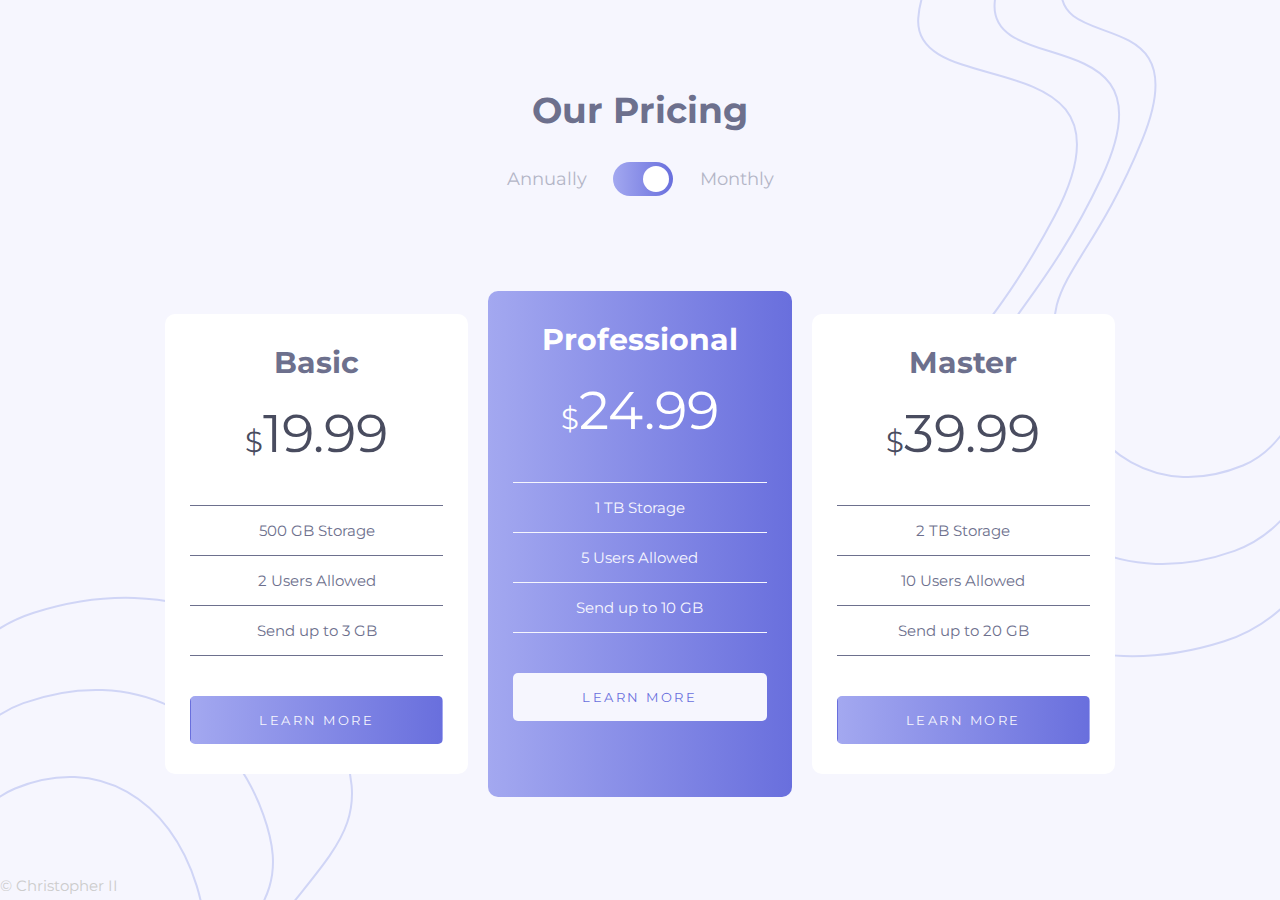
<file: index.html>
<!DOCTYPE html>
<html lang="en">
<head>
  <meta charset="UTF-8">
  <meta name="viewport" content="width=device-width, initial-scale=1.0"> <!-- displays site properly based on user's device -->

  <link rel="icon" type="image/png" sizes="32x32" href="./images/favicon-32x32.png">
  <link rel="stylesheet" href="./css/main.css">
  <link rel="preconnect" href="https://fonts.googleapis.com">
  <link rel="preconnect" href="https://fonts.gstatic.com" crossorigin>
  <link href="https://fonts.googleapis.com/css2?family=Montserrat:wght@700&display=swap" rel="stylesheet">

  <script src="./js/main.js" defer></script>
  <title>Frontend Mentor | [Challenge Name Here]</title>
</head>
<body>
  <header class="header">
    <h1 class="header__title">Our Pricing</h1>
    <div class="pricing-mode">
      <span>Annually</span>
      <label class="switch">
        <input type="checkbox" checked>
        <span class="slider round"></span>
      </label>
      <span>Monthly</span>
    </div>
  </header>
  <main class="cards">
    <div class="card card-regular card-basic">
      <div class="card__header">
          <h2 class="card__title">Basic</h2>
          <p class="card__price price card-basic-price">&dollar;19.99</p>
      </div>
      <div class="card__body">
        <ul class="list">
          <li class="list__item">500 GB Storage</li>
          <li class="list__item">2 Users Allowed</li>
          <li class="list__item">Send up to 3 GB</li>
        </ul>
      </div>
      <div class="card__action">
        <button class="btn btn-gradient">Learn More</button>
      </div>
    </div>
    <div class="card card-professional">
      <div class="card__header">
          <h2 class="card__title">Professional</h2>
          <p class="card__price price card-professional-price">&dollar;24.99</p>
      </div>
      <div class="card__body">
        <ul class="list">
          <li class="list__item">1 TB Storage</li>
          <li class="list__item">5 Users Allowed</li>
          <li class="list__item">Send up to 10 GB</li>
        </ul>
      </div>
      <div class="card__action">
        <button class="btn btn-white">Learn More</button>
      </div>
    </div>
    <div class="card card-regular card-master">
      <div class="card__header">
          <h2 class="card__title">Master</h2>
          <p class="card__price price card-master-price">&dollar;39.99</p>
      </div>
      <div class="card__body">
        <ul class="list">
          <li class="list__item">2 TB Storage</li>
          <li class="list__item">10 Users Allowed</li>
          <li class="list__item">Send up to 20 GB</li>
        </ul>
      </div>
      <div class="card__action">
        <button class="btn btn-gradient">Learn More</button>
      </div>
    </div>
  </main>
  <footer class="attribution">
    <a href="https://www.instagram.com/christopheriilajom" target="_blank">&copy; Christopher II</a>
  </footer>
</body>
</html>
</file>
<file: css/main.css>
html {
  font-size: 15px;
}

*, *::before, *::after {
  padding: 0;
  margin: 0;
  box-sizing: border-box;
  font-family: "Montserrat", sans-serif;
}

body {
  background-color: #f6f6fe;
  display: grid;
  row-gap: 40px;
  place-items: center;
  min-height: 100vh;
  padding: 0 30px;
}

.header {
  display: flex;
  row-gap: 30px;
  flex-direction: column;
  align-items: center;
  max-width: 300px;
  width: 100%;
  margin: 40px auto 0;
}

.pricing-mode {
  width: 100%;
  column-gap: 10px;
  display: flex;
  justify-content: space-evenly;
  align-items: center;
}

.cards {
  display: grid;
  row-gap: 50px;
  width: 100%;
  max-width: 400px;
  margin: 40px auto 30px;
  max-height: 500px;
  align-self: flex-start;
}

.attribution {
  margin: 0 auto;
  display: none;
}
.attribution a {
  color: #ccc;
  text-decoration: none;
  transition: all 0.4s;
}
.attribution a:hover, .attribution a:visited {
  color: #aaa;
}

@media screen and (min-width: 1000px) {
  body {
    row-gap: 30px;
    background-image: url("./../images/bg-top.svg"), url("./../images/bg-bottom.svg");
    background-repeat: no-repeat, no-repeat;
    background-position: top right, bottom left;
    position: relative;
  }

  .cards {
    max-width: 950px;
    grid-template-columns: 1fr 1fr 1fr;
    column-gap: 20px;
  }

  .attribution {
    bottom: 5px;
    left: 0;
    position: absolute;
    text-align: center;
    display: block;
  }
}
h1 {
  font-size: 2rem;
  color: #6d708d;
}

h2 {
  font-size: 1.72rem;
}

span {
  color: #b3b5c6;
}

.price {
  font-size: 3.5rem;
}
.price::first-letter {
  font-size: 1.9rem;
}

@media screen and (min-width: 1000px) {
  h1 {
    font-size: 2.4rem;
  }

  h2 {
    font-size: 2rem;
  }

  span {
    font-size: 1.2rem;
  }
}
.switch {
  position: relative;
  display: inline-block;
  width: 60px;
  height: 34px;
  transition: opacity 0.4s;
}
.switch:hover {
  opacity: 0.7;
}

.switch input {
  opacity: 0;
  width: 0;
  height: 0;
}

.slider {
  position: absolute;
  cursor: pointer;
  top: 0;
  left: 0;
  right: 0;
  bottom: 0;
  background: linear-gradient(to right, #a3a8f0, #696fdd);
  -webkit-transition: 0.4s;
  transition: 0.4s;
}

.slider:before {
  position: absolute;
  content: "";
  height: 26px;
  width: 26px;
  left: 4px;
  bottom: 4px;
  background-color: white;
  -webkit-transition: 0.4s;
  transition: 0.4s;
}

input:checked + .slider {
  background: linear-gradient(to right, #a3a8f0, #696fdd);
}

input:focus + .slider {
  box-shadow: 0 0 1px #2196F3;
}

input:checked + .slider:before {
  -webkit-transform: translateX(26px);
  -ms-transform: translateX(26px);
  transform: translateX(26px);
}

/* Rounded sliders */
.slider.round {
  border-radius: 34px;
}

.slider.round:before {
  border-radius: 50%;
}

.list {
  list-style: none;
  width: 100%;
  text-align: center;
  color: #6d708d;
  margin: 15px 0;
}

.list__item {
  padding: 15px 0;
  border-color: #6d708d;
  border-top: 0.5px solid;
}
.list__item:last-of-type {
  border-bottom: 0.5px solid;
}

.card-professional .list {
  color: #f6f6fe;
}
.card-professional .list .list__item {
  border-color: #f6f6fe;
}

.btn {
  text-transform: uppercase;
  width: 100%;
  padding: 15px 25px;
  text-align: center;
  border-radius: 5px;
  outline: none;
  letter-spacing: 2.5px;
  cursor: pointer;
}

.btn-gradient {
  background: linear-gradient(to right, #a3a8f0, #696fdd);
  color: #f6f6fe;
  transition: all 0.35s;
  border: 1px solid transparent;
}
.btn-gradient:hover {
  background: transparent;
  border-color: #696fdd;
  color: #696fdd;
}

.btn-white {
  color: #696fdd;
  background: none;
  background-color: #f6f6fe;
  border: 1px solid transparent;
}
.btn-white:hover {
  background: transparent;
  border-color: #fff;
  color: #fff;
}

.card {
  padding: 30px 25px;
  width: 100%;
  display: flex;
  flex-direction: column;
  row-gap: 25px;
  border-radius: 10px;
}

.card-regular {
  background-color: #fff;
}
.card-regular .card__header .card__title {
  color: #6d708d;
}
.card-regular .card__header .card__price {
  color: #494c5f;
}

.card-professional {
  background: linear-gradient(to right, #a3a8f0, #696fdd);
  height: 110%;
  align-self: center;
}
.card-professional .card__header .card__title {
  color: #fff;
}
.card-professional .card__header .card__price {
  color: #fff;
}

.card__header {
  display: flex;
  flex-direction: column;
  row-gap: 20px;
  align-items: center;
}

/*# sourceMappingURL=main.css.map */
</file>
